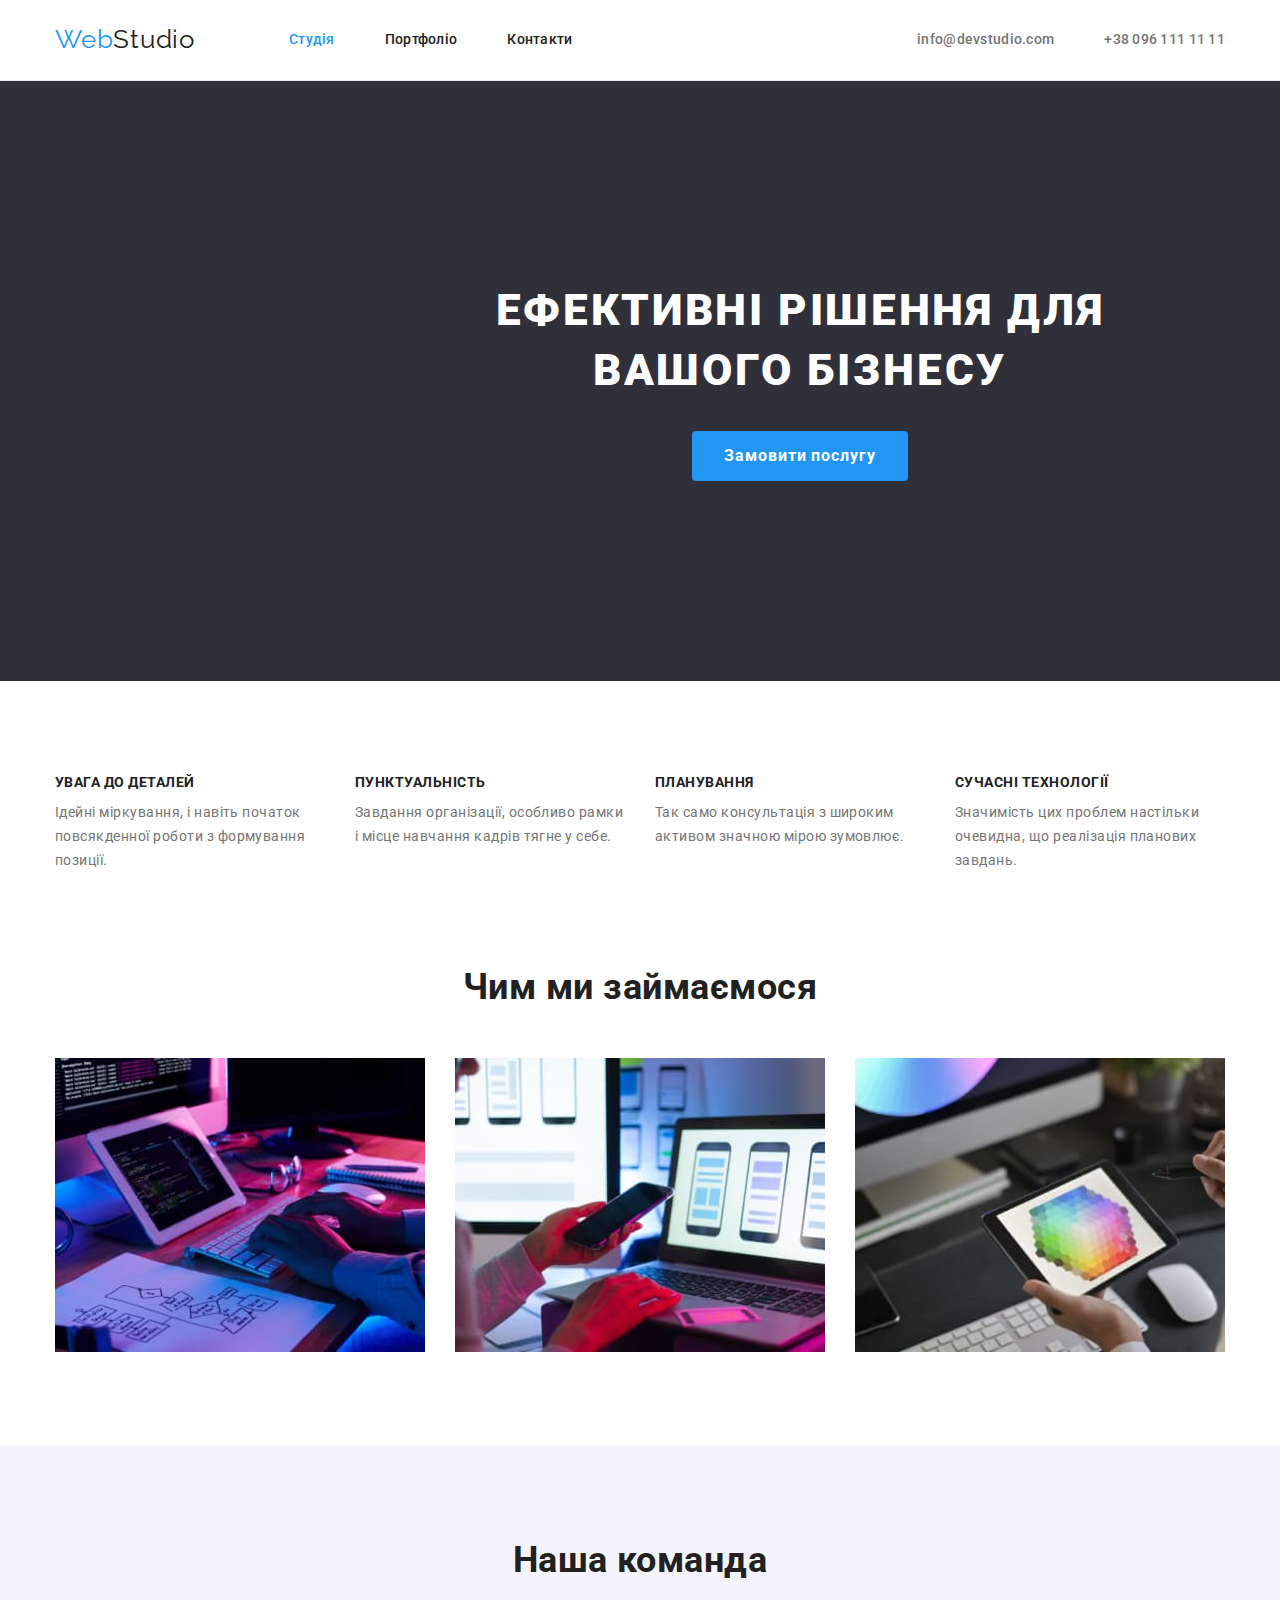
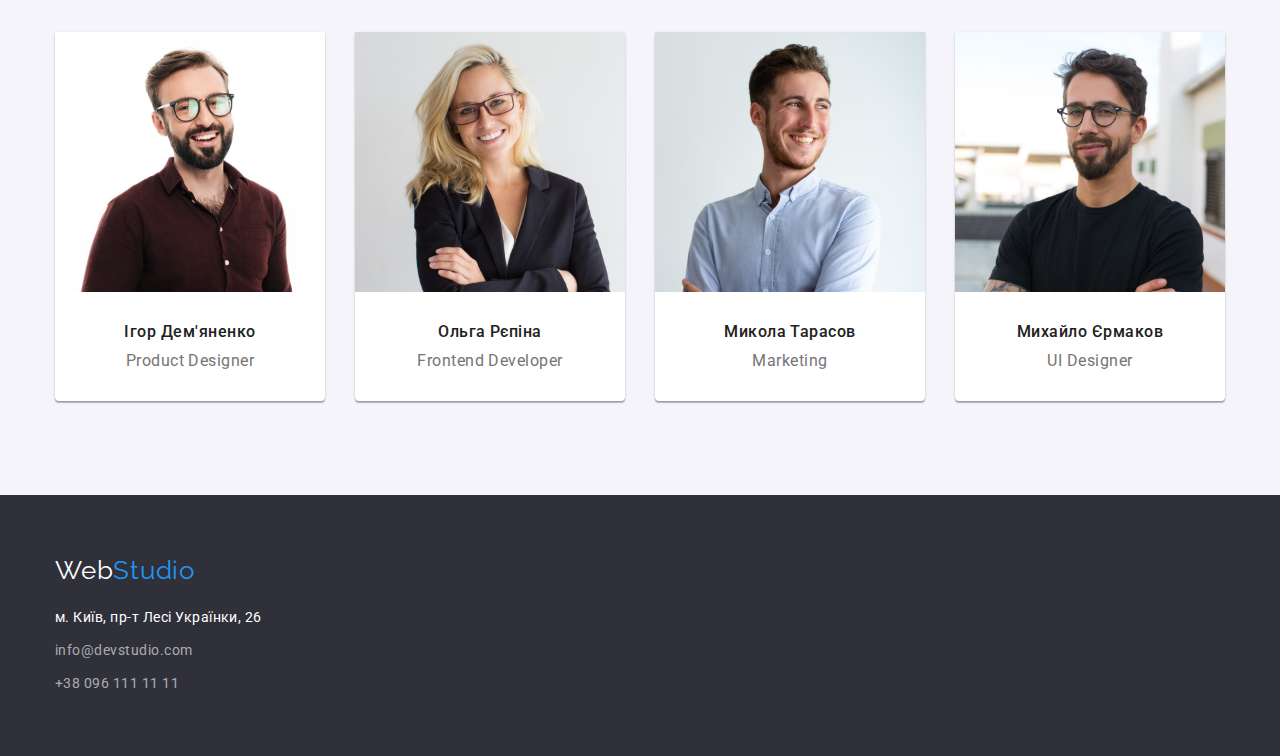
<file: index.html>
<!DOCTYPE html>
<html lang="uk">
  <head>
    <meta charset="UTF-8">
    <meta http-equiv="X-UA-Compatible" content="IE=edge">
    <meta name="viewport" content="width=device-width, initial-scale=1.0">
    <title>Index</title>
    <link
      href="https://cdn.jsdelivr.net/npm/modern-normalize@1.1.0/modern-normalize.min.css"
      rel="stylesheet">
    <link rel="preconnect" href="https://fonts.googleapis.com">
    <link rel="preconnect" href="https://fonts.gstatic.com" crossorigin>
    <link
      href="https://fonts.googleapis.com/css2?family=Raleway:wght@700&family=Roboto:wght@400;500;700;900&display=swap"
      rel="stylesheet"
    >
    <link rel="stylesheet" href="./css/styles.css">
  </head>
  <body class="page">
    <header class="page-header">
      <div class="container head-container">
        <nav class="parent-nav">
          <a href="" class="logo link"><span> Web</span>Studio</a>
          <ul class="site-nav list">
            <li><a href="./index.html" class="link current">Студія</a></li>
            <li><a href="./portfolio.html" class="link">Портфоліо</a></li>
            <li><a href="Контакти" class="link">Контакти</a></li>
          </ul>
        </nav>
        <ul class="contact list link">
          <li class="mail">
            <a href="mailto:info@devstudio.com" class="link">info@devstudio.com</a>
          </li>
          <li>
            <a href="tel:+380961111111" class="link">+38 096 111 11 11</a>
          </li>
        </ul>
      </div>
    </header>
    <main>
      <section class="hero">
        <div class="container">
          <h1 class="hero-title">Ефективні рішення для вашого бізнесу</h1>
          <button class="button primary" type="button">Замовити послугу</button>
        </div>
      </section>

      <!-- Feature -->
      <section class="section">
        <div class="container">
          <h2 class="section-title visually-hidden">Плюси нашої роботи</h2>
          <ul class="list feature">
            <li class="feature-card">
              <h3 class="feature-title">УВАГА ДО ДЕТАЛЕЙ</h3>
              <p class="text">
                Ідейні міркування, і навіть початок повсякденної роботи з
                формування позиції.
              </p>
            </li>
            <li class="feature-card">
              <h3 class="feature-title">ПУНКТУАЛЬНІСТЬ</h3>
              <p class="text">
                Завдання організації, особливо рамки і місце навчання кадрів
                тягне у себе.
              </p>
            </li>
            <li class="feature-card">
              <h3 class="feature-title">ПЛАНУВАННЯ</h3>
              <p class="text">
                Так само консультація з широким активом значною мірою зумовлює.
              </p>
            </li>
            <li class="feature-card">
              <h3 class="feature-title">СУЧАСНІ ТЕХНОЛОГІЇ</h3>
              <p class="text">
                Значимість цих проблем настільки очевидна, що реалізація
                планових завдань.
              </p>
            </li>
          </ul>
        </div>
      </section>
      <section class="section section-project">
        <div class="container">
          <h2 class="section-title project">Чим ми займаємося</h2>
          <ul class="list">
            <li class="project-card">
              <img
                src="./images/box1.jpg"
                alt="Фото верстки вебсайту"
                width="370">
            </li>
            <li class="project-card">
              <img
                src="./images/box2.jpg"
                alt="Фото уніфікації вебсайту під мобільні пристрої"
                width="370">
            </li>
            <li class="project-card">
              <img
                src="./images/box3.jpg"
                alt="Фото роботи дизайнера"
                width="370">
            </li>
          </ul>
        </div>
      </section>
      <section class="section-team">
        <div class="container">
          <h2 class="section-title">Наша команда</h2>
          <ul class="list team-list">
            <li class="item">
              <img
                class="item-img"
                src="./images/img.jpg"
                alt="Фотографія Ігор Дем'яненко"
                width="270">
                <div class="item-caption">
                  <h3 class="team-item">Ігор Дем'яненко</h3>
                  <p lang="en" class="prof">Product Designer</p>
                </div>
                </li>
            <li class="item">
              <img
                class="item-img"
                src="./images/img-2.jpg"
                alt="Фотографія Ольга Рєпіна"
                width="270">
                <div class="item-caption">
                  <h3 class="team-item">Ольга Рєпіна</h3>
                  <p lang="en" class="prof">Frontend Developer</p>
                </div>
            </li>
            <li class="item">
              <img
                class="item-img"
                src="./images/img-3.jpg"
                alt="Фотографія Микола Тарасов"
                width="270">
                <div class="item-caption">
                  <h3 class="team-item">Микола Тарасов</h3>
                  <p lang="en" class="prof">Marketing</p>
                </div>
                </li>
            <li class="item">
              <img
                class="item-img"
                src="./images/img-4.jpg"
                alt="Фотографія Михайло Єрмаков"
                width="270">
                <div class="item-caption">
                  <h3 class="team-item">Михайло Єрмаков</h3>
                  <p lang="en" class="prof">UI Designer</p>
                </div>
            </li>
          </ul>
        </div>
      </section>
    </main>
    <footer class="page-footer">
      <div class="container">
        <a href="" class="logo link"><span>Web</span>Studio</a>
        <address>
          <ul class="list">
            <li>
              <a href="" class="contact link white">м. Київ, пр-т Лесі Українки, 26</a>
            </li>
            <li>
              <a href="mailto:info@devstudio.com" class="contact link grey">info@devstudio.com</a>
            </li>
            <li>
              <a href="tel:+380961111111" class="contact link grey">+38 096 111 11 11</a>
            </li>
          </ul>
        </address>
      </div>
    </footer>
  </body>
</html>
</file>
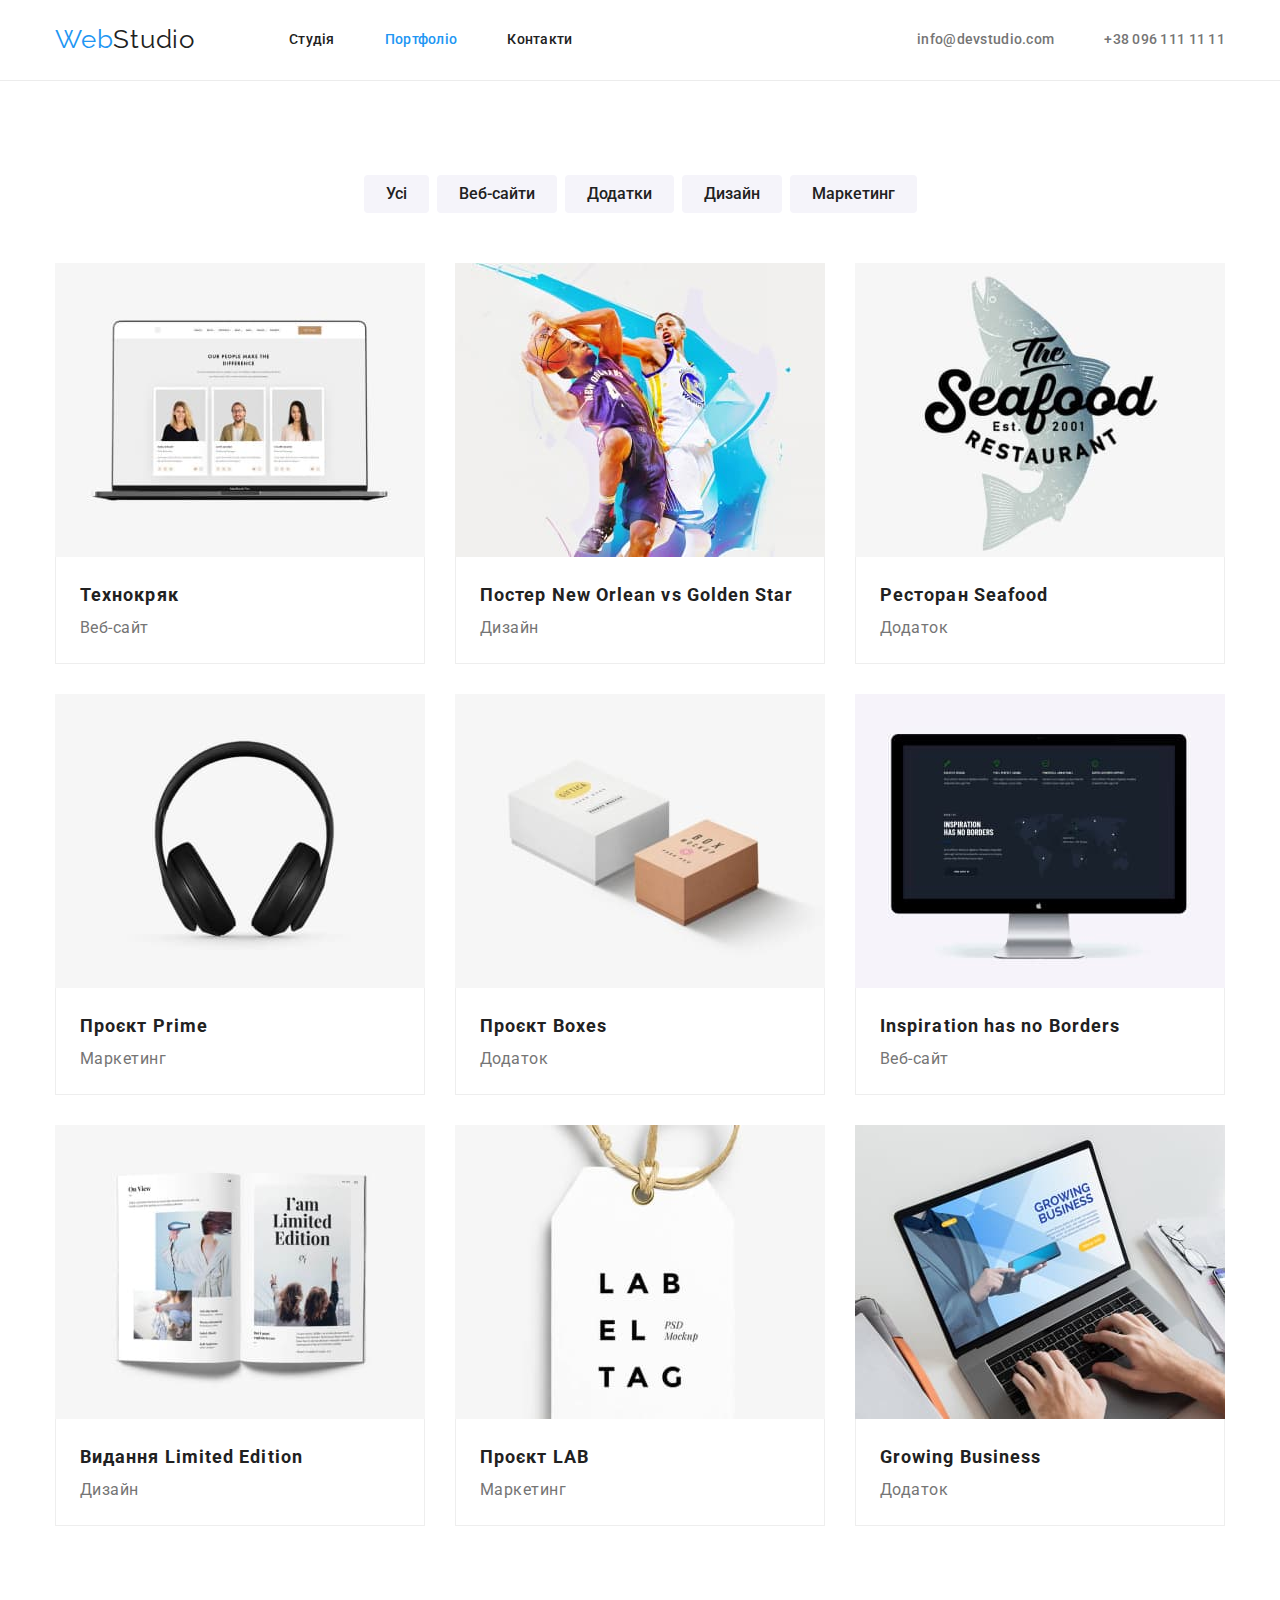
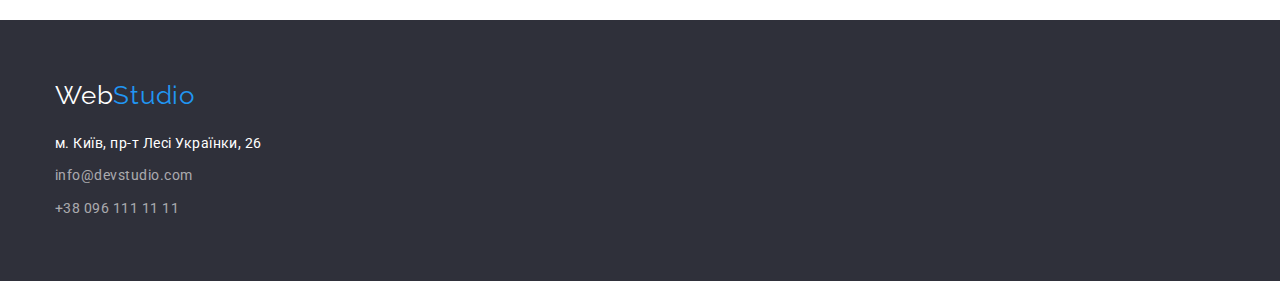
<file: portfolio.html>
<!DOCTYPE html>
<html lang="uk">
  <head>
    <meta charset="UTF-8">
    <meta http-equiv="X-UA-Compatible" content="IE=edge">
    <meta name="viewport" content="width=device-width, initial-scale=1.0">
    <title>Portfolio</title>
    <link
      href="https://cdn.jsdelivr.net/npm/modern-normalize@1.1.0/modern-normalize.min.css"
      rel="stylesheet">
    <link rel="preconnect" href="https://fonts.googleapis.com">
    <link rel="preconnect" href="https://fonts.gstatic.com" crossorigin>
    <link
      href="https://fonts.googleapis.com/css2?family=Raleway:wght@700&family=Roboto:wght@400;500;700;900&display=swap"
      rel="stylesheet">
    <link rel="stylesheet" href="./css/styles.css">
  </head>
  <body class="page">
    <header class="page-header">
      <div class="container head-container">
        <nav class="parent-nav">
          <a href="" class="logo link"><span> Web</span>Studio</a>
          <ul class="site-nav list">
            <li><a href="./index.html" class="link">Студія</a></li>
            <li>
              <a href="./portfolio.html" class="link current">Портфоліо</a>
            </li>
            <li><a href="Контакти" class="link">Контакти</a></li>
          </ul>
        </nav>
        <ul class="contact list link">
          <li class="mail">
            <a href="mailto:info@devstudio.com" class="link">info@devstudio.com</a>
          </li>
          <li>
            <a href="tel:+380961111111" class="link">+38 096 111 11 11</a>
          </li>
        </ul>
      </div>
    </header>
    <main>
      <section class="section">
        <div class="container">
          <h1 class="visually-hidden">Наші послуги</h1>
          <ul class="list button-list">
            <li class="button-item">
              <button type="button" class="button secondary">Усі</button>
            </li>
            <li class="button-item">
              <button type="button" class="button secondary">Веб-сайти</button>
            </li>
            <li class="button-item">
              <button type="button" class="button secondary">Додатки</button>
            </li>
            <li class="button-item">
              <button type="button" class="button secondary">Дизайн</button>
            </li>
            <li class="button-item">
              <button type="button" class="button secondary">Маркетинг</button>
            </li>
          </ul>
          <h2 class="visually-hidden">Приклади наших роботи</h2>
          <ul class="list card-row">
            <li class="card">
              <a href="" class="link">
                <img
                  src="./images/pic.jpg"
                  alt="Веб-сайт для Технокряк"
                  width="370">
                <div class="caption">
                  <h3 class="example">Технокряк</h3>
                  <p class="work">Веб-сайт</p>
                </div>
              </a>
            </li>
            <li class="card">
              <a href="" class="link">
                <img
                  src="./images/pic2.jpg"
                  alt="Дизайнерський постер для баскетбольної команди"
                  width="370">
                <div class="caption">
                  <h3 class="example">Постер New Orlean vs Golden Star</h3>
                  <p class="work">Дизайн</p>
                </div>
              </a>
            </li>
            <li class="card">
              <a href="" class="link">
                <img
                  src="./images/pic3.jpg"
                  alt="Додаток для ресторану"
                  width="370">
                <div class="caption">
                  <h3 class="example">Ресторан Seafood</h3>
                  <p class="work">Додаток</p>
                </div>
              </a>
            </li>
            <li class="card">
              <a href="" class="link">
                <img
                  src="./images/pic4.jpg"
                  alt="Маркетинг на проекті Прайм"
                  width="370">
                <div class="caption">
                  <h3 class="example">Проєкт Prime</h3>
                  <p class="work">Маркетинг</p>
                </div>
              </a>
            </li>
            <li class="card">
              <a href="" class="link">
                <img
                  src="./images/pic5.jpg"
                  alt="Додаток для проекту Боксес"
                  width="370">
                <div class="caption">
                  <h3 class="example">Проєкт Boxes</h3>
                  <p class="work">Додаток</p>
                </div>
              </a>
            </li>
            <li class="card">
              <a href="" class="link">
                <img
                  src="./images/pic6.jpg"
                  alt="Веб-сайт для Натхнення"
                  width="370">
                <div class="caption">
                  <h3 class="example">Inspiration has no Borders</h3>
                  <p class="work">Веб-сайт</p>
                </div>
              </a>
            </li>
            <li class="card">
              <a href="" class="link">
                <img
                  src="./images/pic7.jpg"
                  alt="Дизайн для публікації в журналі"
                  width="370">
                <div class="caption">
                  <h3 class="example">Видання Limited Edition</h3>
                  <p class="work">Дизайн</p>
                </div>
              </a>
            </li>
            <li class="card">
              <a href="" class="link">
                <img
                  src="./images/pic8.jpg"
                  alt="Маркетинг на проекті ЛАБ"
                  width="370">
                <div class="caption">
                  <h3 class="example">Проєкт LAB</h3>
                  <p class="work">Маркетинг</p>
                </div>
              </a>
            </li>
            <li class="card">
              <a href="" class="link">
                <img
                  src="./images/pic9.jpg"
                  alt="Додаток для проекту Бізнес"
                  width="370">
                <div class="caption">
                  <h3 class="example">Growing Business</h3>
                  <p class="work">Додаток</p>
                </div>
              </a> 
            </li>
          </ul>
        </div>
      </section>
    </main>
    <footer class="page-footer">
      <div class="container">
        <a href="" class="logo link"><span>Web</span>Studio</a>
        <address>
          <ul class="list">
            <li>
              <a href="" class="contact link white">м. Київ, пр-т Лесі Українки, 26</a>
            </li>
            <li>
              <a href="mailto:info@devstudio.com" class="contact link grey">info@devstudio.com</a>
            </li>
            <li>
              <a href="tel:+380961111111" class="contact link grey">+38 096 111 11 11</a>
            </li>
          </ul>
        </address>
      </div>
    </footer>
  </body>
</html>
</file>
<file: css/styles.css>
:root {
    --main-white-color: #FFFFFF;
    --primary-text-color: #757575;
    --heading-text-color: #212121;
    --accent-color: #2196F3;
    --block-color: #2F303A;
    --section-color: #F5F5F5;
    --team-color: #F5F4FA;
    --footer-font-color: rgba(255, 255, 255, 0.6);
    --primary-button-color: #188CE8;
    --border-color: #ECECEC;
    --card-border:#EEEEEE;
}

/* reset */
h1,
h2,
h3,
h4,
p {
    margin: 0;
}

ul {
    list-style: none;
    margin: 0;
    padding: 0;
}

img {
    display: block;
    max-width: 100%;
    height: auto;
}

.page {
    background-color: var(--main-white-color);
    color: var(--primary-text-color);
    font-family: 'Roboto', sans-serif;
    font-weight: 400;
    letter-spacing: 0.03em;
}

/* Header */
.page-header {
    background-color: var(--main-white-color);
    border-bottom: 1px solid var(--border-color);
}

.head-container {
    display: flex;
}

a {
    text-decoration: none;
    color: inherit;
}

.page-header .logo {
    color: var(--heading-text-color);
    font-family: 'Raleway', sans-serif;
    letter-spacing: 0.03em;
    font-size: 26px;
    line-height: 1.2;
    padding-top: 24px;
    padding-bottom: 25px;
}

.page-header .logo span {
    color: var(--accent-color);
}

.parent-nav {
    display: flex;
}

/* Position */
.container {
    width: 1200px;
    margin: 0 auto;
    padding-left: 15px;
    padding-right: 15px;
}

.site-nav.list {
    display: flex;
    margin-left: 94px;
}

.site-nav .link {
    color: var(--heading-text-color);
    font-weight: 500;
    font-size: 14px;
    line-height: 1.14;
    letter-spacing: 0.02em;
    display: block;
    margin-right: 50px;
    padding-top: 32px;
    padding-bottom: 32px;
}
/* 
.site-nav .link:last-child {
    margin-right: 0;
} */

.site-nav .link.current {
    color: var(--accent-color);
}

.site-nav .link:hover,
.site-nav .link:focus {
    color: var(--accent-color);
}

.contact .link {
    color: var(--primary-text-color);
    font-weight: 500;
    font-size: 14px;
    line-height: 1.14;
    letter-spacing: 0.02em;
    display: block;
    padding-top: 32px;
    padding-bottom: 32px;
}

.contact .link:hover,
.contact .link:focus {
    color: var(--accent-color);
}

.contact.list.link {
    display: flex;
    margin-left: auto;
}

.mail {
    margin-right: 50px;
}

/* Hero */
.hero {
    background-color: var(--block-color);
    width: 1600px;
    padding-top: 200px;
    padding-bottom: 200px;
    margin: 0 auto;
    text-align: center;
}

.hero-title {
    color: var(--main-white-color);
    font-weight: 900;
    font-size: 44px;
    line-height: 1.36;
    text-align: center;
    letter-spacing: 0.06em;
    text-transform: uppercase;
    margin: 0 auto;
    margin-bottom: 30px;
    width: 696px;
}

/* Feature */
.section-title,
.team-item {
    color: var(--heading-text-color);
}

.section-title {
    font-weight: 700;
    font-size: 36px;
    line-height: 1.16;
    text-align: center;
}
.list.feature {
    display: flex;
    gap: 30px;
}

.feature-title {
    color: var(--heading-text-color);
    font-weight: 700;
    font-size: 14px;
    line-height: 1.14;
    text-transform: uppercase;
    margin-bottom: 10px;
}
.feature-card {
    width: 270px;
}

.text {
    font-size: 14px;
    line-height: 1.71;
}

/* Project */
.section {
    padding-top: 94px;
    padding-bottom: 94px;
}

.section-project {
    padding-top: 0;
}

.section-title.project {
    margin-bottom: 50px;
}

.section .list {
    display: flex;
    gap: 30px;
}

/* Team */
.section-team {
    margin: 0 auto;
    background-color: var(--team-color);
    padding-top: 94px;
    padding-bottom: 94px;
}

.list.team-list {
    display: flex;
    gap: 30px;
}

.section-team li {
    background-color: var(--main-white-color);
}

.section-team .section-title {
    padding-bottom: 50px;
}

.team-item {
    font-weight: 500;
    font-size: 16px;
    line-height: 1.2;
    text-align: center;
}

.item {
    width: 270px;
    box-shadow: 0px 1px 3px rgba(0, 0, 0, 0.12), 
    0px 1px 1px rgba(0, 0, 0, 0.14),
    0px 2px 1px rgba(0, 0, 0, 0.2);
    border-radius: 0px 0px 4px 4px;
}

.team-item {
    padding-bottom: 10px;
}

.item-caption{
    padding-top: 30px;
    padding-bottom: 30px;
}

.prof {
    font-size: 16px;
    line-height: 1.2;
    text-align: center;
}

/* Footer */
.page-footer {
    background-color: var(--block-color);
    padding-top: 60px;
    padding-bottom: 60px;
    margin: 0 auto;
}

.page-footer .logo {
    color: var(--accent-color);
    font-family: 'Raleway', sans-serif;
    letter-spacing: 0.03em;
    font-size: 26px;
    line-height: 1.2;
    display: inline-block;
    margin-bottom: 20px;
}

.page-footer .logo span {
    color: var(--main-white-color);
}

.page-footer .contact {
    font-size: 14px;
    line-height: 1.71;
}

.white {
    color: var(--main-white-color);
}

.contact:hover,
.contact:focus {
    color: var(--accent-color);
}

.grey {
    color: var(--footer-font-color);
}

.contact {
    font-style: normal;
}

.page-footer li {
    margin-bottom: 9px;
}

.page-footer li:last-child {
    margin-bottom: 0;
}

/* Buttons */
.button {
    border: none;
    border-radius: 4px;
    cursor: pointer;
    font-family: inherit;
}
.section .button-list {
    display: flex;
    gap: 8px;
    justify-content: center;
    margin-bottom: 50px;
}

.button.primary {
    color: var(--main-white-color);
    background-color: var(--accent-color);
    font-weight: 700;
    font-size: 16px;
    line-height: 1.88;
    letter-spacing: 0.06em;
    padding: 10px 32px;
}

.button.primary:hover,
.button.primary:focus {
    background-color: var(--primary-button-color);
    box-shadow: 0px 4px 4px rgba(0, 0, 0, 0.15);
}

.button.secondary {
    color: var(--heading-text-color);
    background-color: var(--team-color);
    font-weight: 500;
    font-size: 16px;
    line-height: 1.62;
    text-align: center;
    padding: 6px 22px;
}

.button.secondary:hover,
.button.secondary:focus {
    color: var(--main-white-color);
    background-color: var(--accent-color);
    box-shadow: 0px 3px 1px rgba(0, 0, 0, 0.1),
            0px 1px 2px rgba(0, 0, 0, 0.08),
            0px 2px 2px rgba(0, 0, 0, 0.12);
}

/* Hidden h */
.visually-hidden {
    position: absolute;
    white-space: nowrap;
    width: 1px;
    height: 1px;
    overflow: hidden;
    border: 0;
    padding: 0;
    clip: rect(0 0 0 0);
    clip-path: inset(50%);
    margin: -1px;
}

/* Special for portfolio.html */
.main {
    padding-top: 94px;
    padding-bottom: 94px;
}

.card-row {
    display: flex;
    flex-wrap: wrap;
    gap:30px;
}

.card {
    width: 370px;
}

.example {
    color: var(--heading-text-color);
    font-weight: 700;
    font-size: 18px;
    line-height: 2;
    letter-spacing: 0.06em;
}

.work {
    color: var(--primary-text-color);
    font-size: 16px;
    line-height: 1.88;
}

.caption {
    padding: 20px 24px;
    border-right: 1px solid var(--card-border);
    border-left: 1px solid var(--card-border);
    border-bottom: 1px solid var(--card-border);
}
</file>
